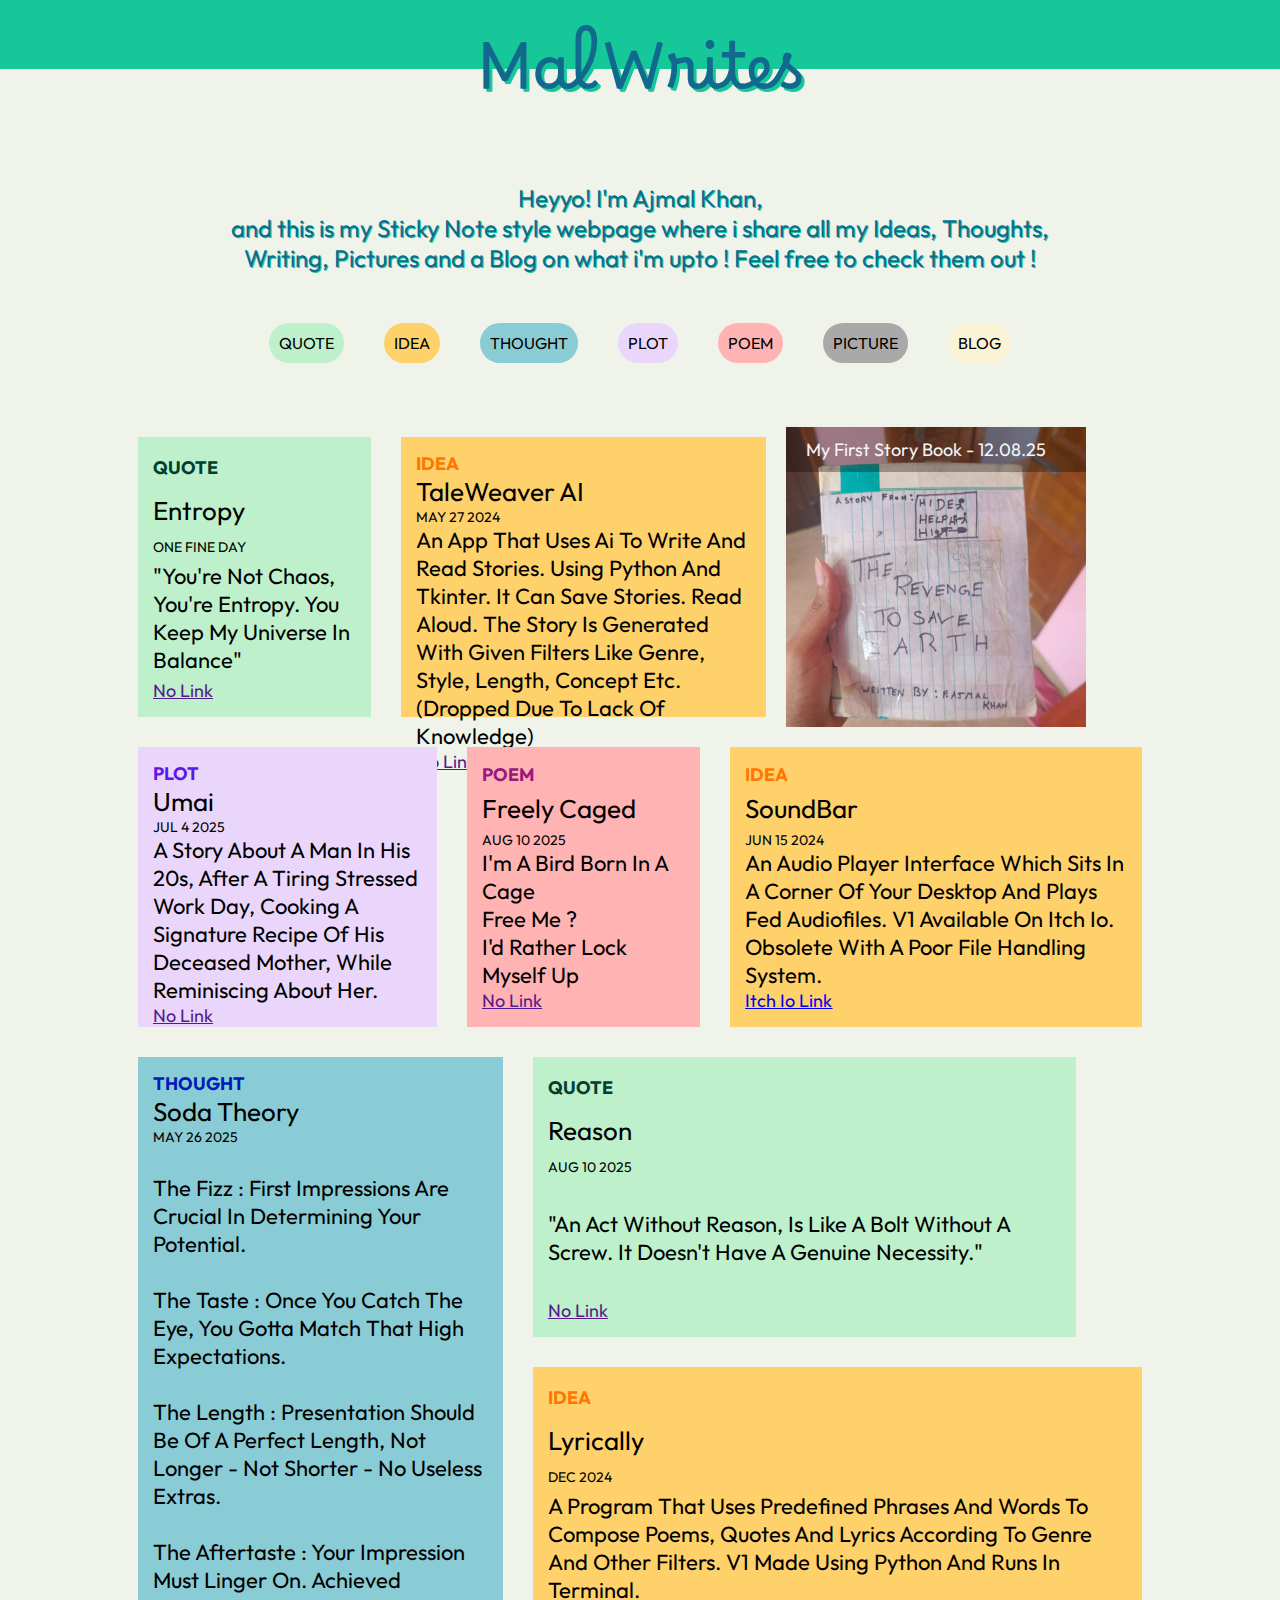
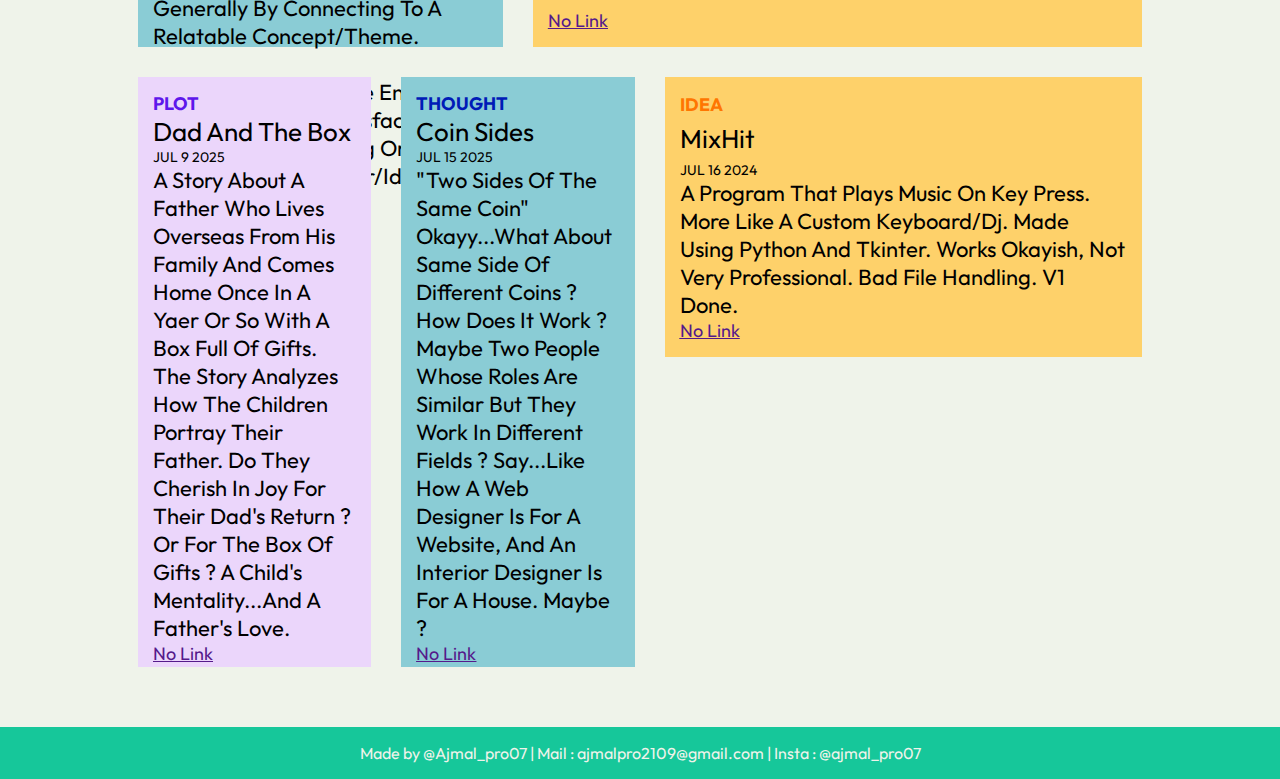
<file: index.html>
<!DOCTYPE html>
<html lang="en">
<head>
    <meta charset="UTF-8">
    <meta name="viewport" content="width=\, initial-scale=1.0">
    <title>MalWrites - Home</title>

    <link rel="stylesheet" href="./index.css">

    <link rel="preconnect" href="https://fonts.googleapis.com">
    <link rel="preconnect" href="https://fonts.gstatic.com" crossorigin>
    <link href="https://fonts.googleapis.com/css2?family=Borel&family=Outfit:wght@100..900&display=swap" rel="stylesheet">

</head>
<body style="background-color: #eff3ea;">

    <div id="fullbodybox">

        <div id="titlebar">
            <div id="titleiconbar">

            </div>
            <p>MalWrites</p>
        </div>

        <div id="infobar">
            <p>Heyyo! I'm Ajmal Khan,<br> and this is my Sticky Note style webpage where i share all my Ideas, Thoughts,<br> Writing, Pictures and a Blog on what i'm upto ! Feel free to check them out !</p>
        </div>

        <div id="filterbar">
            <div class="filterbtn quote"><a href="./quotes.html"><p>quote</p></a></div>
            <div class="filterbtn idea"><a href="./ideas.html"><p>idea</p></a></div>
            <div class="filterbtn thought"><a href="./thoughts.html"><p>thought</p></a></div>
            <div class="filterbtn plot"><a href="./plots.html"><p>plot</p></a></div>
            <div class="filterbtn poem"><a href="./poems.html"><p>poem</p></a></div>
            <div class="filterbtn picture"><a href="./pictures.html"><p>picture</p></a></div>
            <div class="filterbtn blog"><a href="./blog.html"><p>blog</p></a></div>
        </div>

        <div id="gridholder">
            <div id="powergrid">

                <div class="card quote" style="grid-row: span 1; grid-column: span 4;">
                    <p class="cardtype">quote</p>
                    <p class="cardtitle">entropy</p>
                    <p class="carddate">one fine day</p>
                    <p class="cardbody">"You're not chaos, you're entropy. You keep my universe in balance"</p>
                    <a href=""><p class="cardlink"><u>no link</u></p></a>
                </div>

                <div class="card idea" style="grid-row: span 1; grid-column: span 6;">
                    <p class="cardtype">idea</p>
                    <p class="cardtitle">TaleWeaver AI</p>
                    <p class="carddate">may 27 2024</p>
                    <p class="cardbody">an app that uses ai to write and read stories. using python and tkinter. it can save stories. read aloud. the story is generated with given filters like genre, style, length, concept etc. (dropped due to lack of knowledge)</p>
                    <a href=""><p class="cardlink"><u>no link</u></p></a>
                </div>

                <div class="card plot" style="grid-row: span 1; grid-column: span 5;">
                    <p class="cardtype">plot</p>
                    <p class="cardtitle">umai</p>
                    <p class="carddate">jul 4 2025</p>
                    <p class="cardbody">a story about a man in his 20s, after a tiring stressed work day, cooking a signature recipe of his deceased mother, while reminiscing about her.</p>
                    <a href=""><p class="cardlink"><u>no link</u></p></a>
                </div>

                <div class="card poem" style="grid-row: span 1; grid-column: span 4;">
                    <p class="cardtype">poem</p>
                    <p class="cardtitle">freely caged</p>
                    <p class="carddate">aug 10 2025</p>
                    <p class="cardbody">i'm a bird born in a cage<br> free me ?<br> i'd rather lock myself up<br></p>
                    <a href=""><p class="cardlink"><u>no link</u></p></a>
                </div>

                <div class="card thought" style="grid-row: span 2; grid-column: span 6;">
                    <p class="cardtype">thought</p>
                    <p class="cardtitle">soda theory</p>
                    <p class="carddate">may 26 2025</p>
                    <p class="cardbody"><br>the fizz : first impressions are crucial in determining your potential.<br><br> the taste : once you catch the eye, you gotta match that high expectations.<br><br> the length : presentation should be of a perfect length, not longer - not shorter - no useless extras.<br><br> the aftertaste : your impression must linger on. achieved generally by connecting to a relatable concept/theme.<br><br> the burp : making the ending of the presentation satisfactory, by giving a scenic ending or an interesting cliffhanger/idea.<br><br></p>
                    <a href=""><p class="cardlink"><u>no link</u></p></a>
                </div>

                <div class="picture" style="grid-row: span 1;">
                    <div class="imgpanel"></div>
                    <div class="imgtitle"><p>My First Story Book - 12.08.25</p></div>
                    <img src="./firstbook.jpg">
                </div>

                <div class="card quote" style="grid-row: span 1; grid-column: span 5;">
                    <p class="cardtype">quote</p>
                    <p class="cardtitle">reason</p>
                    <p class="carddate">aug 10 2025</p>
                    <p class="cardbody">"an act without reason, is like a bolt without a screw. it doesn't have a genuine necessity."</p>
                    <a href=""><p class="cardlink"><u>no link</u></p></a>
                </div>

                <div class="card idea" style="grid-row: span 1; grid-column: span 6;">
                    <p class="cardtype">idea</p>
                    <p class="cardtitle">lyrically</p>
                    <p class="carddate">dec 2024</p>
                    <p class="cardbody">a program that uses predefined phrases and words to compose poems, quotes and lyrics according to genre and other filters. v1 made using python and runs in terminal.</p>
                    <a href=""><p class="cardlink"><u>no link</u></p></a>
                </div>

                <div class="card idea" style="grid-row: span 1; grid-column: span 3;">
                    <p class="cardtype">idea</p>
                    <p class="cardtitle">soundBar</p>
                    <p class="carddate">jun 15 2024</p>
                    <p class="cardbody">an audio player interface which sits in a corner of your desktop and plays fed audiofiles. v1 available on itch io. obsolete with a poor file handling system.</p>
                    <a href="https://ajmalpro.itch.io/soundbar"><p class="cardlink"><u>itch io link</u></p></a>
                </div>

                <div class="card plot" style="grid-row: span 2; grid-column: span 4;">
                    <p class="cardtype">plot</p>
                    <p class="cardtitle">dad and the box</p>
                    <p class="carddate">jul 9 2025</p>
                    <p class="cardbody">a story about a father who lives overseas from his family and comes home once in a yaer or so with a box full of gifts. the story analyzes how the children portray their father. do they cherish in joy for their dad's return ? or for the box of gifts ? a child's mentality...and a father's love.</p>
                    <a href=""><p class="cardlink"><u>no link</u></p></a>
                </div>

                <div class="card thought" style="grid-row: span 2; grid-column: span 4;">
                    <p class="cardtype">thought</p>
                    <p class="cardtitle">coin sides</p>
                    <p class="carddate">jul 15 2025</p>
                    <p class="cardbody">"two sides of the same coin" okayy...what about same side of different coins ? how does it work ? maybe two people whose roles are similar but they work in different fields ? say...like how a web designer is for a website, and an interior designer is for a house. maybe ?</p>
                    <a href=""><p class="cardlink"><u>no link</u></p></a>
                </div>

                <div class="card idea" style="grid-row: span 1; grid-column: span 4;">
                    <p class="cardtype">idea</p>
                    <p class="cardtitle">MixHit</p>
                    <p class="carddate">jul 16 2024</p>
                    <p class="cardbody">a program that plays music on key press. more like a custom keyboard/dj. made using python and tkinter. works okayish, not very professional. bad file handling. v1 done.</p>
                    <a href=""><p class="cardlink"><u>no link</u></p></a>
                </div>

            </div>
        </div>

        <div id="footerbar">
            <p>Made by @Ajmal_pro07 | Mail : ajmalpro2109@gmail.com | Insta : @ajmal_pro07</p>
        </div>

    </div>

</body>
</html>
</file>
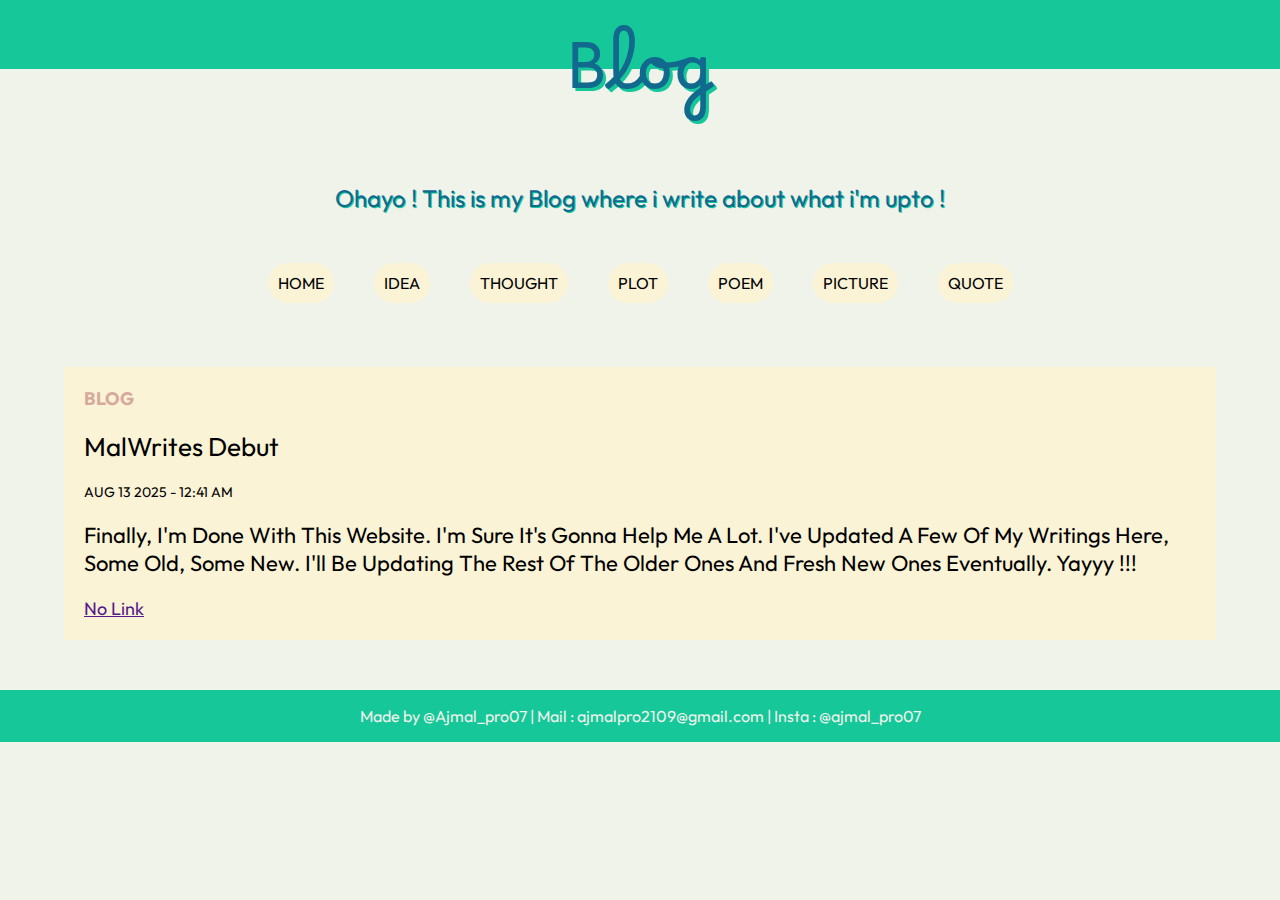
<file: blog.html>
<!DOCTYPE html>
<html lang="en">
<head>
    <meta charset="UTF-8">
    <meta name="viewport" content="width=\, initial-scale=1.0">
    <title>MalWrites - Blog</title>

    <link rel="stylesheet" href="./blog.css">

    <link rel="preconnect" href="https://fonts.googleapis.com">
    <link rel="preconnect" href="https://fonts.gstatic.com" crossorigin>
    <link href="https://fonts.googleapis.com/css2?family=Borel&family=Outfit:wght@100..900&display=swap" rel="stylesheet">

</head>
<body style="background-color: #eff3ea;">

    <div id="fullbodybox">

        <div id="titlebar">
            <div id="titleiconbar">

            </div>
            <p>Blog</p>
        </div>

        <div id="infobar">
            <p>Ohayo ! This is my Blog where i write about what i'm upto !</p>
        </div>

        <div id="filterbar">
            <div class="filterbtn"><a href="./index.html"><p>home</p></a></div>
            <div class="filterbtn"><a href="./ideas.html"><p>idea</p></a></div>
            <div class="filterbtn"><a href="./thoughts.html"><p>thought</p></a></div>
            <div class="filterbtn"><a href="./plots.html"><p>plot</p></a></div>
            <div class="filterbtn"><a href="./poems.html"><p>poem</p></a></div>
            <div class="filterbtn"><a href="./pictures.html"><p>picture</p></a></div>
            <div class="filterbtn"><a href="./quotes.html"><p>quote</p></a></div>
        </div>

        <div id="gridholder">
            <div id="powergrid">

                <div class="card" style="grid-row: span 2; grid-column: span 4;">
                    <p class="cardtype">blog</p>
                    <p class="cardtitle">MalWrites debut</p>
                    <p class="carddate">aug 13 2025 - 12:41 AM</p>
                    <p class="cardbody">finally, i'm done with this website. i'm sure it's gonna help me a lot. i've updated a few of my writings here, some old, some new. i'll be updating the rest of the older ones and fresh new ones eventually. yayyy !!!</p>
                    <a href=""><p class="cardlink"><u>no link</u></p></a>
                </div>

            </div>
        </div>

        <div id="footerbar">
            <p>Made by @Ajmal_pro07 | Mail : ajmalpro2109@gmail.com | Insta : @ajmal_pro07</p>
        </div>

    </div>

</body>

</html>
</file>
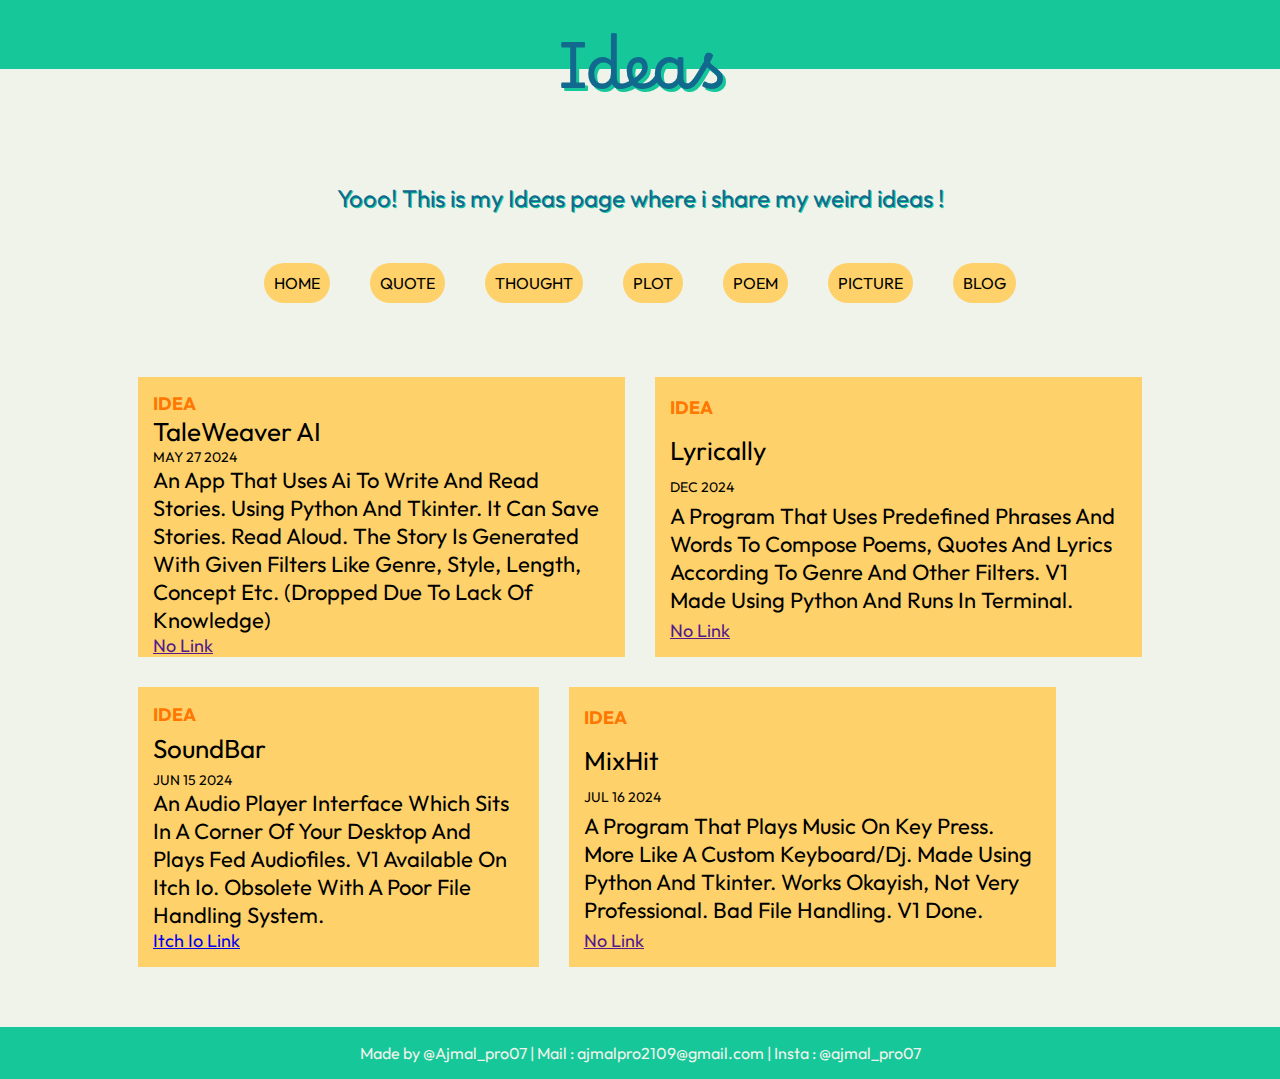
<file: ideas.html>
<!DOCTYPE html>
<html lang="en">
<head>
    <meta charset="UTF-8">
    <meta name="viewport" content="width=\, initial-scale=1.0">
    <title>MalWrites - Ideas</title>

    <link rel="stylesheet" href="./ideas.css">

    <link rel="preconnect" href="https://fonts.googleapis.com">
    <link rel="preconnect" href="https://fonts.gstatic.com" crossorigin>
    <link href="https://fonts.googleapis.com/css2?family=Borel&family=Outfit:wght@100..900&display=swap" rel="stylesheet">

</head>
<body style="background-color: #eff3ea;">

    <div id="fullbodybox">

        <div id="titlebar">
            <div id="titleiconbar">

            </div>
            <p>Ideas</p>
        </div>

        <div id="infobar">
            <p>Yooo! This is my Ideas page where i share my weird ideas !</p>
        </div>

        <div id="filterbar">
            <div class="filterbtn"><a href="./index.html"><p>home</p></a></div>
            <div class="filterbtn"><a href="./quotes.html"><p>quote</p></a></div>
            <div class="filterbtn"><a href="./thoughts.html"><p>thought</p></a></div>
            <div class="filterbtn"><a href="./plots.html"><p>plot</p></a></div>
            <div class="filterbtn"><a href="./poems.html"><p>poem</p></a></div>
            <div class="filterbtn"><a href="./pictures.html"><p>picture</p></a></div>
            <div class="filterbtn"><a href="./blog.html"><p>blog</p></a></div>
        </div>

        <div id="gridholder">
            <div id="powergrid">

                <div class="card" style="grid-row: span 1; grid-column: span 6;">
                    <p class="cardtype">idea</p>
                    <p class="cardtitle">TaleWeaver AI</p>
                    <p class="carddate">may 27 2024</p>
                    <p class="cardbody">an app that uses ai to write and read stories. using python and tkinter. it can save stories. read aloud. the story is generated with given filters like genre, style, length, concept etc. (dropped due to lack of knowledge)</p>
                    <a href=""><p class="cardlink"><u>no link</u></p></a>
                </div>

                <div class="card" style="grid-row: span 1; grid-column: span 6;">
                    <p class="cardtype">idea</p>
                    <p class="cardtitle">lyrically</p>
                    <p class="carddate">dec 2024</p>
                    <p class="cardbody">a program that uses predefined phrases and words to compose poems, quotes and lyrics according to genre and other filters. v1 made using python and runs in terminal.</p>
                    <a href=""><p class="cardlink"><u>no link</u></p></a>
                </div>

                <div class="card" style="grid-row: span 1; grid-column: span 5;">
                    <p class="cardtype">idea</p>
                    <p class="cardtitle">soundBar</p>
                    <p class="carddate">jun 15 2024</p>
                    <p class="cardbody">an audio player interface which sits in a corner of your desktop and plays fed audiofiles. v1 available on itch io. obsolete with a poor file handling system.</p>
                    <a href="https://ajmalpro.itch.io/soundbar"><p class="cardlink"><u>itch io link</u></p></a>
                </div>

                <div class="card" style="grid-row: span 1; grid-column: span 6;">
                    <p class="cardtype">idea</p>
                    <p class="cardtitle">MixHit</p>
                    <p class="carddate">jul 16 2024</p>
                    <p class="cardbody">a program that plays music on key press. more like a custom keyboard/dj. made using python and tkinter. works okayish, not very professional. bad file handling. v1 done.</p>
                    <a href=""><p class="cardlink"><u>no link</u></p></a>
                </div>

            </div>
        </div>

        <div id="footerbar">
            <p>Made by @Ajmal_pro07 | Mail : ajmalpro2109@gmail.com | Insta : @ajmal_pro07</p>
        </div>

    </div>

</body>
</html>
</file>
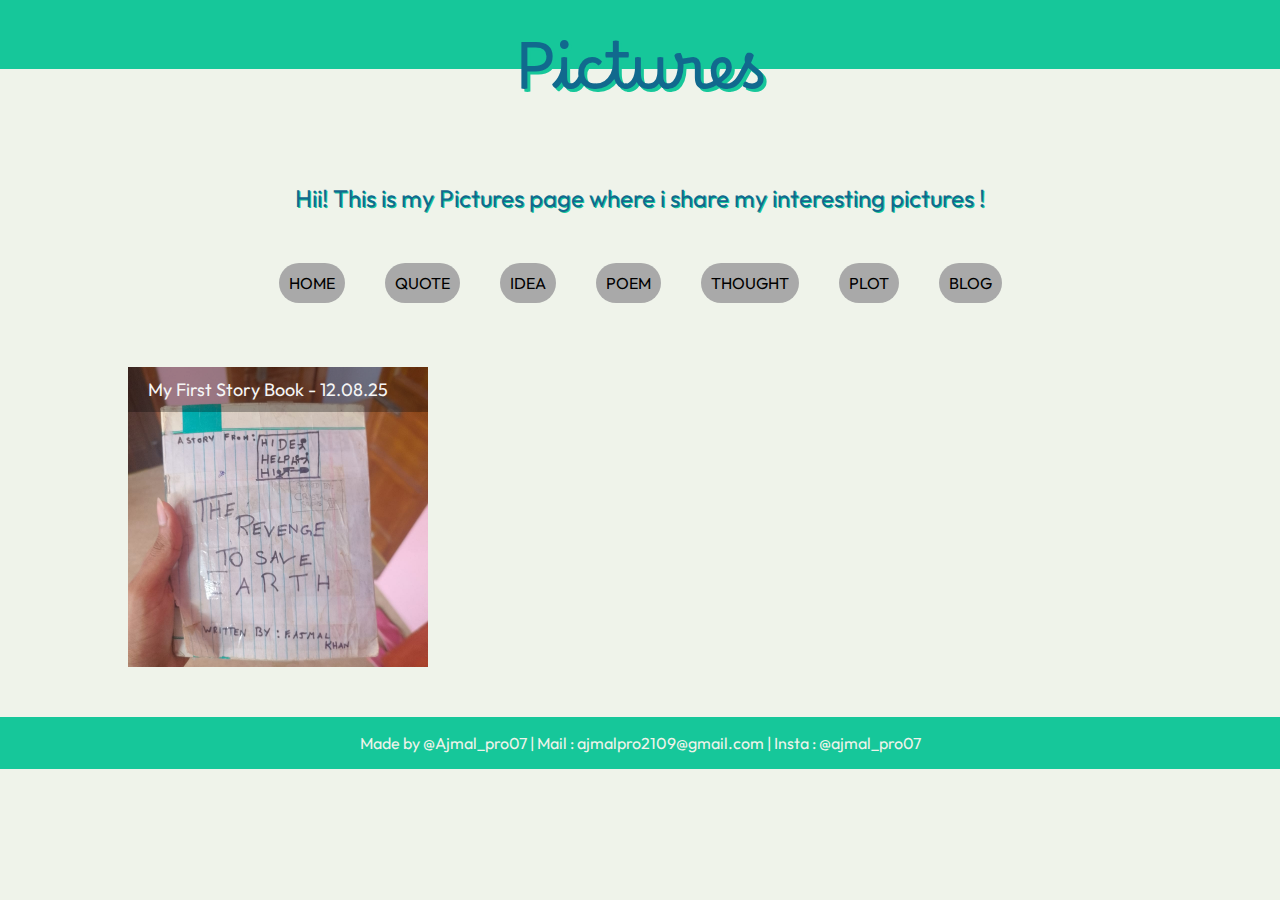
<file: pictures.html>
<!DOCTYPE html>
<html lang="en">
<head>
    <meta charset="UTF-8">
    <meta name="viewport" content="width=\, initial-scale=1.0">
    <title>MalWrites - Pictures</title>

    <link rel="stylesheet" href="./pictures.css">

    <link rel="preconnect" href="https://fonts.googleapis.com">
    <link rel="preconnect" href="https://fonts.gstatic.com" crossorigin>
    <link href="https://fonts.googleapis.com/css2?family=Borel&family=Outfit:wght@100..900&display=swap" rel="stylesheet">

</head>
<body style="background-color: #eff3ea;">

    <div id="fullbodybox">

        <div id="titlebar">
            <div id="titleiconbar">

            </div>
            <p>Pictures</p>
        </div>

        <div id="infobar">
            <p>Hii! This is my Pictures page where i share my interesting pictures !</p>
        </div>

        <div id="filterbar">
            <div class="filterbtn"><a href="./index.html"><p>home</p></a></div>
            <div class="filterbtn"><a href="./quotes.html"><p>quote</p></a></div>
            <div class="filterbtn"><a href="./ideas.html"><p>idea</p></a></div>
            <div class="filterbtn"><a href="./poems.html"><p>poem</p></a></div>
            <div class="filterbtn"><a href="./thoughts.html"><p>thought</p></a></div>
            <div class="filterbtn"><a href="./plots.html"><p>plot</p></a></div>
            <div class="filterbtn"><a href="./blog.html"><p>blog</p></a></div>
        </div>

        <div id="gridholder">
            <div id="powergrid">

                <div class="picture" style="grid-row: span 1;">
                    <div class="imgpanel"></div>
                    <div class="imgtitle"><p>My First Story Book - 12.08.25</p></div>
                    <img src="./firstbook.jpg">
                </div>

            </div>
        </div>

        <div id="footerbar">
            <p>Made by @Ajmal_pro07 | Mail : ajmalpro2109@gmail.com | Insta : @ajmal_pro07</p>
        </div>

    </div>

</body>
</html>
</file>
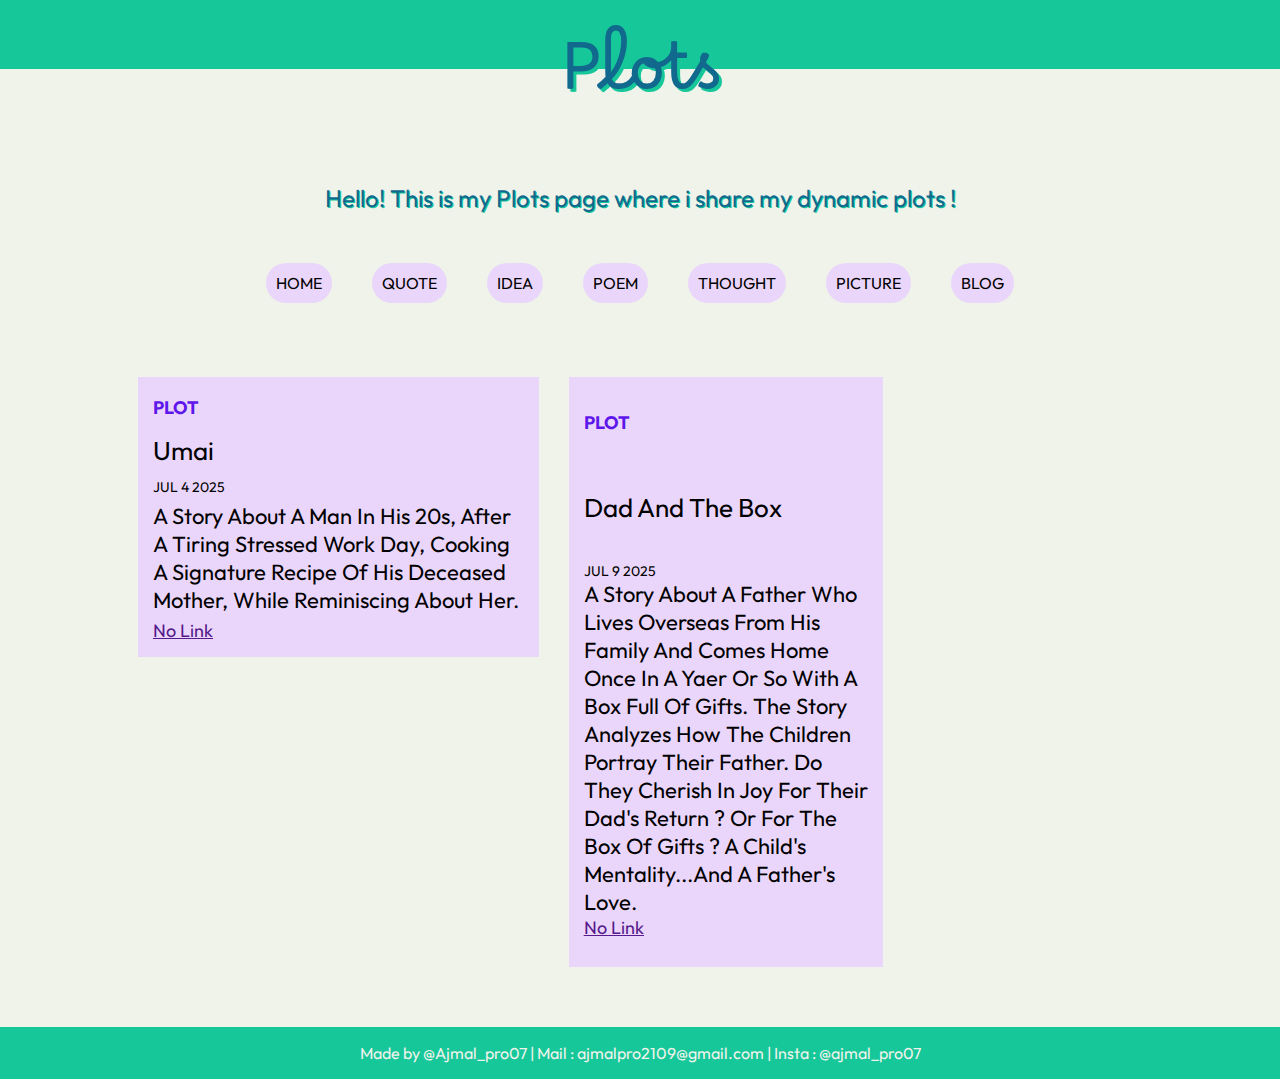
<file: plots.html>
<!DOCTYPE html>
<html lang="en">
<head>
    <meta charset="UTF-8">
    <meta name="viewport" content="width=\, initial-scale=1.0">
    <title>MalWrites - Plots</title>

    <link rel="stylesheet" href="./plots.css">

    <link rel="preconnect" href="https://fonts.googleapis.com">
    <link rel="preconnect" href="https://fonts.gstatic.com" crossorigin>
    <link href="https://fonts.googleapis.com/css2?family=Borel&family=Outfit:wght@100..900&display=swap" rel="stylesheet">

</head>
<body style="background-color: #eff3ea;">

    <div id="fullbodybox">

        <div id="titlebar">
            <div id="titleiconbar">

            </div>
            <p>Plots</p>
        </div>

        <div id="infobar">
            <p>Hello! This is my Plots page where i share my dynamic plots !</p>
        </div>

        <div id="filterbar">
            <div class="filterbtn"><a href="./index.html"><p>home</p></a></div>
            <div class="filterbtn"><a href="./quotes.html"><p>quote</p></a></div>
            <div class="filterbtn"><a href="./ideas.html"><p>idea</p></a></div>
            <div class="filterbtn"><a href="./poems.html"><p>poem</p></a></div>
            <div class="filterbtn"><a href="./thoughts.html"><p>thought</p></a></div>
            <div class="filterbtn"><a href="./pictures.html"><p>picture</p></a></div>
            <div class="filterbtn"><a href="./blog.html"><p>blog</p></a></div>
        </div>

        <div id="gridholder">
            <div id="powergrid">

                <div class="card" style="grid-row: span 1; grid-column: span 5;">
                    <p class="cardtype">plot</p>
                    <p class="cardtitle">umai</p>
                    <p class="carddate">jul 4 2025</p>
                    <p class="cardbody">a story about a man in his 20s, after a tiring stressed work day, cooking a signature recipe of his deceased mother, while reminiscing about her.</p>
                    <a href=""><p class="cardlink"><u>no link</u></p></a>
                </div>

                <div class="card" style="grid-row: span 2; grid-column: span 4;">
                    <p class="cardtype">plot</p>
                    <p class="cardtitle">dad and the box</p>
                    <p class="carddate">jul 9 2025</p>
                    <p class="cardbody">a story about a father who lives overseas from his family and comes home once in a yaer or so with a box full of gifts. the story analyzes how the children portray their father. do they cherish in joy for their dad's return ? or for the box of gifts ? a child's mentality...and a father's love.</p>
                    <a href=""><p class="cardlink"><u>no link</u></p></a>
                </div>

            </div>
        </div>

        <div id="footerbar">
            <p>Made by @Ajmal_pro07 | Mail : ajmalpro2109@gmail.com | Insta : @ajmal_pro07</p>
        </div>

    </div>

</body>
</html>
</file>
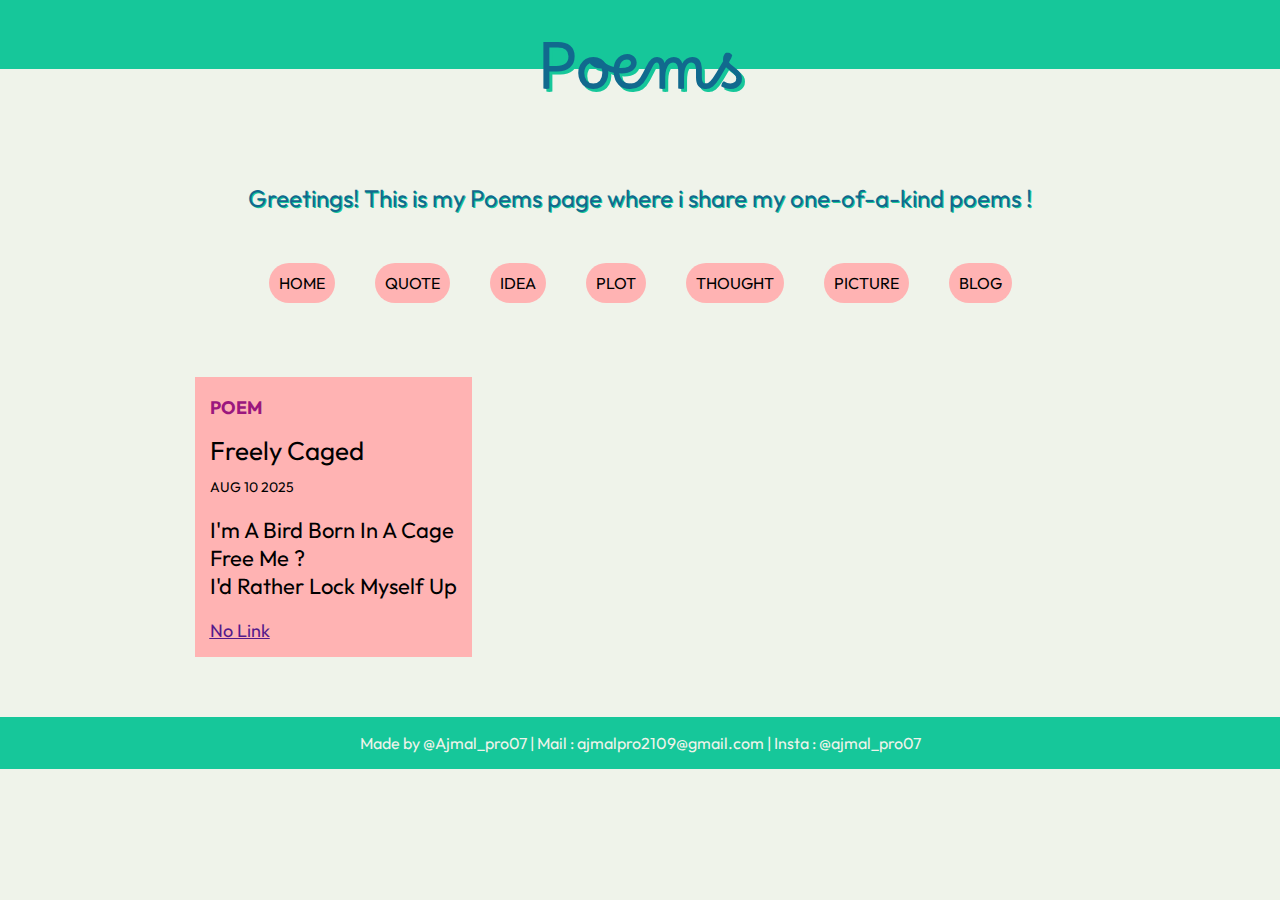
<file: poems.html>
<!DOCTYPE html>
<html lang="en">
<head>
    <meta charset="UTF-8">
    <meta name="viewport" content="width=\, initial-scale=1.0">
    <title>MalWrites - Poems</title>

    <link rel="stylesheet" href="./poems.css">

    <link rel="preconnect" href="https://fonts.googleapis.com">
    <link rel="preconnect" href="https://fonts.gstatic.com" crossorigin>
    <link href="https://fonts.googleapis.com/css2?family=Borel&family=Outfit:wght@100..900&display=swap" rel="stylesheet">

</head>
<body style="background-color: #eff3ea;">

    <div id="fullbodybox">

        <div id="titlebar">
            <div id="titleiconbar">

            </div>
            <p>Poems</p>
        </div>

        <div id="infobar">
            <p>Greetings! This is my Poems page where i share my one-of-a-kind poems !</p>
        </div>

        <div id="filterbar">
            <div class="filterbtn"><a href="./index.html"><p>home</p></a></div>
            <div class="filterbtn"><a href="./quotes.html"><p>quote</p></a></div>
            <div class="filterbtn"><a href="./ideas.html"><p>idea</p></a></div>
            <div class="filterbtn"><a href="./plots.html"><p>plot</p></a></div>
            <div class="filterbtn"><a href="./thoughts.html"><p>thought</p></a></div>
            <div class="filterbtn"><a href="./pictures.html"><p>picture</p></a></div>
            <div class="filterbtn"><a href="./blog.html"><p>blog</p></a></div>
        </div>

        <div id="gridholder">
            <div id="powergrid">

                <div class="card" style="grid-row: span 1; grid-column: span 4;">
                    <p class="cardtype">poem</p>
                    <p class="cardtitle">freely caged</p>
                    <p class="carddate">aug 10 2025</p>
                    <p class="cardbody">i'm a bird born in a cage<br> free me ?<br> i'd rather lock myself up<br></p>
                    <a href=""><p class="cardlink"><u>no link</u></p></a>
                </div>

            </div>
        </div>

        <div id="footerbar">
            <p>Made by @Ajmal_pro07 | Mail : ajmalpro2109@gmail.com | Insta : @ajmal_pro07</p>
        </div>

    </div>

</body>
</html>
</file>
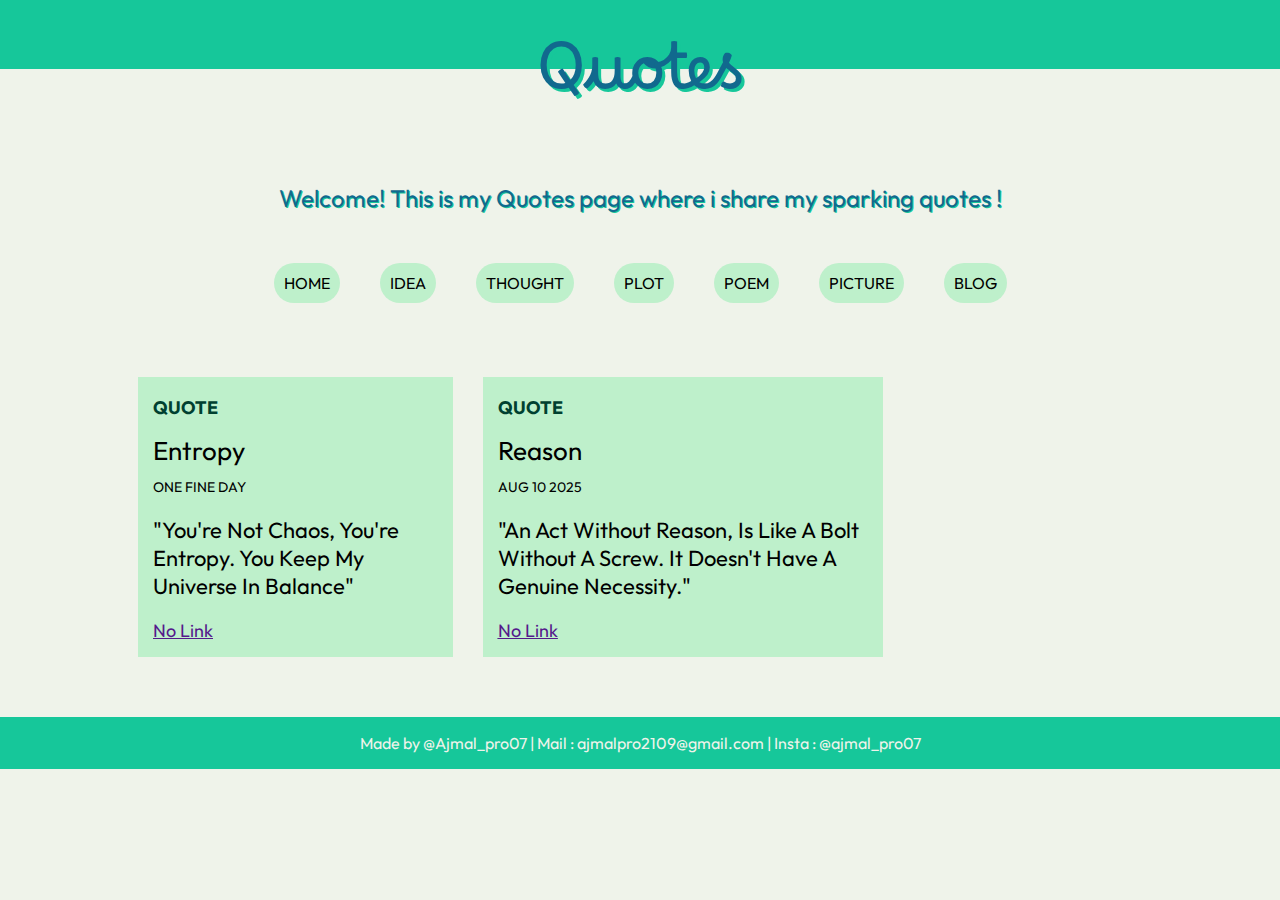
<file: quotes.html>
<!DOCTYPE html>
<html lang="en">
<head>
    <meta charset="UTF-8">
    <meta name="viewport" content="width=\, initial-scale=1.0">
    <title>MalWrites - Quotes</title>

    <link rel="stylesheet" href="./quotes.css">

    <link rel="preconnect" href="https://fonts.googleapis.com">
    <link rel="preconnect" href="https://fonts.gstatic.com" crossorigin>
    <link href="https://fonts.googleapis.com/css2?family=Borel&family=Outfit:wght@100..900&display=swap" rel="stylesheet">

</head>
<body style="background-color: #eff3ea;">

    <div id="fullbodybox">

        <div id="titlebar">
            <div id="titleiconbar">

            </div>
            <p>Quotes</p>
        </div>

        <div id="infobar">
            <p>Welcome! This is my Quotes page where i share my sparking quotes !</p>
        </div>

        <div id="filterbar">
            <div class="filterbtn"><a href="./index.html"><p>home</p></a></div>
            <div class="filterbtn"><a href="./ideas.html"><p>idea</p></a></div>
            <div class="filterbtn"><a href="./thoughts.html"><p>thought</p></a></div>
            <div class="filterbtn"><a href="./plots.html"><p>plot</p></a></div>
            <div class="filterbtn"><a href="./poems.html"><p>poem</p></a></div>
            <div class="filterbtn"><a href="./pictures.html"><p>picture</p></a></div>
            <div class="filterbtn"><a href="./blog.html"><p>blog</p></a></div>
        </div>

        <div id="gridholder">
            <div id="powergrid">

                <div class="card" style="grid-row: span 1; grid-column: span 4;">
                    <p class="cardtype">quote</p>
                    <p class="cardtitle">entropy</p>
                    <p class="carddate">one fine day</p>
                    <p class="cardbody">"You're not chaos, you're entropy. You keep my universe in balance"</p>
                    <a href=""><p class="cardlink"><u>no link</u></p></a>
                </div>

                <div class="card" style="grid-row: span 1; grid-column: span 5;">
                    <p class="cardtype">quote</p>
                    <p class="cardtitle">reason</p>
                    <p class="carddate">aug 10 2025</p>
                    <p class="cardbody">"an act without reason, is like a bolt without a screw. it doesn't have a genuine necessity."</p>
                    <a href=""><p class="cardlink"><u>no link</u></p></a>
                </div>

            </div>
        </div>

        <div id="footerbar">
            <p>Made by @Ajmal_pro07 | Mail : ajmalpro2109@gmail.com | Insta : @ajmal_pro07</p>
        </div>

    </div>

</body>
</html>
</file>
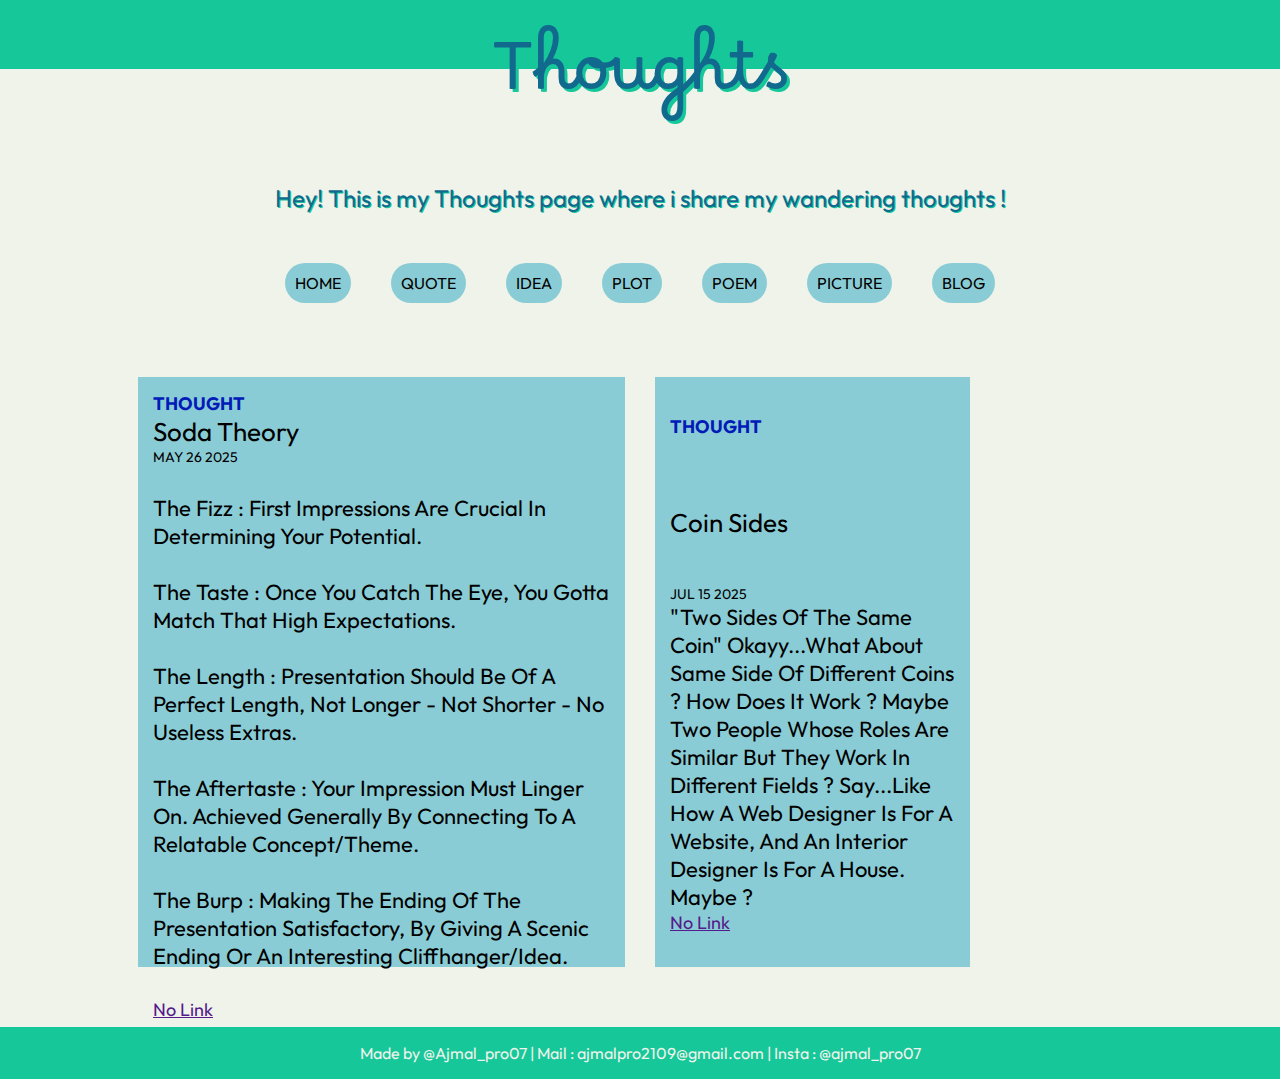
<file: thoughts.html>
<!DOCTYPE html>
<html lang="en">
<head>
    <meta charset="UTF-8">
    <meta name="viewport" content="width=\, initial-scale=1.0">
    <title>MalWrites - Thoughts</title>

    <link rel="stylesheet" href="./thoughts.css">

    <link rel="preconnect" href="https://fonts.googleapis.com">
    <link rel="preconnect" href="https://fonts.gstatic.com" crossorigin>
    <link href="https://fonts.googleapis.com/css2?family=Borel&family=Outfit:wght@100..900&display=swap" rel="stylesheet">

</head>
<body style="background-color: #eff3ea;">

    <div id="fullbodybox">

        <div id="titlebar">
            <div id="titleiconbar">

            </div>
            <p>Thoughts</p>
        </div>

        <div id="infobar">
            <p>Hey! This is my Thoughts page where i share my wandering thoughts !</p>
        </div>

        <div id="filterbar">
            <div class="filterbtn"><a href="./index.html"><p>home</p></a></div>
            <div class="filterbtn"><a href="./quotes.html"><p>quote</p></a></div>
            <div class="filterbtn"><a href="./ideas.html"><p>idea</p></a></div>
            <div class="filterbtn"><a href="./plots.html"><p>plot</p></a></div>
            <div class="filterbtn"><a href="./poems.html"><p>poem</p></a></div>
            <div class="filterbtn"><a href="./pictures.html"><p>picture</p></a></div>
            <div class="filterbtn"><a href="./blog.html"><p>blog</p></a></div>
        </div>

        <div id="gridholder">
            <div id="powergrid">

                <div class="card" style="grid-row: span 2; grid-column: span 6;">
                    <p class="cardtype">thought</p>
                    <p class="cardtitle">soda theory</p>
                    <p class="carddate">may 26 2025</p>
                    <p class="cardbody"><br>the fizz : first impressions are crucial in determining your potential.<br><br> the taste : once you catch the eye, you gotta match that high expectations.<br><br> the length : presentation should be of a perfect length, not longer - not shorter - no useless extras.<br><br> the aftertaste : your impression must linger on. achieved generally by connecting to a relatable concept/theme.<br><br> the burp : making the ending of the presentation satisfactory, by giving a scenic ending or an interesting cliffhanger/idea.<br><br></p>
                    <a href=""><p class="cardlink"><u>no link</u></p></a>
                </div>

                <div class="card" style="grid-row: span 2; grid-column: span 4;">
                    <p class="cardtype">thought</p>
                    <p class="cardtitle">coin sides</p>
                    <p class="carddate">jul 15 2025</p>
                    <p class="cardbody">"two sides of the same coin" okayy...what about same side of different coins ? how does it work ? maybe two people whose roles are similar but they work in different fields ? say...like how a web designer is for a website, and an interior designer is for a house. maybe ?</p>
                    <a href=""><p class="cardlink"><u>no link</u></p></a>
                </div>

            </div>
        </div>

        <div id="footerbar">
            <p>Made by @Ajmal_pro07 | Mail : ajmalpro2109@gmail.com | Insta : @ajmal_pro07</p>
        </div>

    </div>

</body>
</html>
</file>
<file: index.css>
#fullbodybox{
    position: absolute;
    width: 100%;
    padding: 0px;
    height: 100%;
    top: 0;
    left: 0;
    right: 0;
    bottom: 0;
}

#titlebar{
    width: 100%;
    position: relative;
    display: flex;
    justify-content: center;
    align-items: center;
}
#titleiconbar{
    position: absolute;
    top: 0;
    left: 0;
    right: 0;
    z-index: -1;
    width: 100%;
    background-color: #16c79a;
    height: 45%;
}
#titlebar > p{
    padding: 0px;
    margin: 0px;
    margin-top: 25px;
    border: 0px;
    font-size: 64px;
    color: #11698e;
    font-family: 'borel';
    text-align: center;
    text-shadow: 3px 3px 0px #16c79a;
}

#infobar{
    position: relative;
    width: 100%;
    padding-top: 30px;
    padding-bottom: 50px;
    display: flex;
    justify-content: center;
    align-items: center;
}
#infobar > p{
    padding: 0px;
    margin: 0px;
    border: 0px;
    font-size: 24px;
    color: #11698e;
    font-family: 'outfit';
    text-align: center;
    text-shadow: 1px 1px 0px #16c79a;
}

#gridholder{
    position: relative;
    width: 100%;
    display: flex;
    justify-content: center;
    align-items: center;
    padding-top: 5%;
}
#powergrid{
    display: grid;
    grid-template-columns: repeat(12,1fr);
    grid-auto-rows: 300px;
    grid-auto-flow: row dense;
    gap: 10px;
    margin-left: 10%;
    margin-right: 10%;
}
#powergrid > p{
    background-color: #11698e;
}

.card{
    position: relative;
    background-color: beige;
    width: auto;

    display: grid;
    grid-template-columns: 1fr;
    grid-template-rows: 2.5fr 4.5fr 0.5fr 10fr 1.5fr;

    padding: 15px;
    margin: 10px;
    height: auto;

    text-align: left;
    text-transform: capitalize;

    grid-row: span 1;
    grid-column: span 6;
}
.card p{
    margin: 0px;
    display: flex;
    align-items: center;
    font-family: 'outfit';
}
.cardtype{
    font-size: 18px;
    text-transform:uppercase;
    font-weight: bold;
}
.cardtitle{
    font-size: 26px;
}
.carddate{
    font-size: 14px;
    text-transform: uppercase;
}
.cardbody{
    font-size: 22px;
}
.cardlink{
    font-size: 18px;
}

.thought{
    background-color: #8accd5;
}
.thought .cardtype{
    color: #001bb7;
}

.idea{
    background-color: #fed16a;
}
.idea .cardtype{
    color: #ff7601;
}

.quote{
    background-color: #bef0cb;
}
.quote .cardtype{
    color: #004030;
}

.poem{
    background-color: #ffb3b3;
}
.poem .cardtype{
    color: #9b177e;
}

.plot{
    background-color: #ebd6fb;
}
.plot .cardtype{
    color: #5e17eb;
}

.picture{
    background-color:darkgray;
}

.blog{
    background-color: #fbf3d5;
}
.blog .cardtype{
    color: #d6a99d;
}

.card:hover{
    animation-name: pop;
    animation-duration: 0.3s;
    animation-timing-function: ease-in-out;
    animation-fill-mode: forwards;
}

.picture{
    height: 100%;
    position: relative;
    margin: 0px;
    width: fit-content;
}
.picture img{
    height: 100%;
    aspect-ratio: 1/1;
    object-fit: cover;
}
.imgpanel{
    position: absolute;
    height: 15%;
    width: 100%;
    background-color: black;
    opacity: 30%;
}
.imgtitle{
    position: absolute;
    height: 15%;
    width: 100%;
    display: flex;
    justify-content: left;
    align-items: center;
    color: whitesmoke;
    padding-left: 20px;
    font-family: 'outfit';
    font-size: 18px;
    text-transform: capitalize;
}

@keyframes pop {
  from {margin: 10px;}
  to {margin: 0px;}
}

#footerbar{
    position: relative;
    width: 100%;
    background-color: #16c79a;
    display: flex;
    justify-content: center;
    align-items: center;
    font-size: 16px;
    color:#eff3ea;
    margin-top: 50px;
    font-family: 'outfit';
    text-align: center;
}

#filterbar{
    width: 100%;
    display: flex;
    flex-wrap: wrap;
    padding: 0px;
    gap: 40px;
    align-items: center;
    justify-content: center;
    text-align: center;
}
#filterbar p{
    padding: 0px;
    margin: 0px;
}
#filterbar a{
    text-decoration: none;
    color: black;
}
.filterbtn{
    text-transform: uppercase;
    font-family: 'outfit';
    font-size: 16px;
    border-radius: 25px;
    padding: 10px;
    color: black;
    max-width: fit-content;
}

@media (max-width:1100px){
    #powergrid{
        display: flex;
        flex-direction: column;
        justify-content: center;
        align-items: center;
        gap: 10px;
        width: 80%;
    }
    .picture{
        width: 80%;
        position: relative;
        margin: 0px;
        height: fit-content;
    }
    .picture img{
        width: 100%;
        aspect-ratio: 1/1;
        object-fit: cover;
    }
    #titlebar > p{
        font-size: 40px;
        text-shadow: 2px 2px 0px #16c79a;
    }
    #titleiconbar{
        height: 50%;
    }
    #infobar > p{
        margin: 20px;
        font-size: 20px;
    }
    .card{
        display: flex;
        flex-direction: column;
        gap: 20px;
    }
    .imgtitle{
        font-size: 14px;
        text-transform: capitalize;
    }
    #footerbar{
        font-size: 14px;
    }
}
</file>
<file: blog.css>
#fullbodybox{
    position: absolute;
    width: 100%;
    padding: 0px;
    height: 100%;
    top: 0;
    left: 0;
    right: 0;
    bottom: 0;
}

#titlebar{
    width: 100%;
    position: relative;
    display: flex;
    justify-content: center;
    align-items: center;
}
#titleiconbar{
    position: absolute;
    top: 0;
    left: 0;
    right: 0;
    z-index: -1;
    width: 100%;
    background-color: #16c79a;
    height: 45%;
}
#titlebar > p{
    padding: 0px;
    margin: 0px;
    margin-top: 25px;
    border: 0px;
    font-size: 64px;
    color: #11698e;
    font-family: 'borel';
    text-align: center;
    text-shadow: 3px 3px 0px #16c79a;
}

#infobar{
    position: relative;
    width: 100%;
    padding-top: 30px;
    padding-bottom: 50px;
    display: flex;
    justify-content: center;
    align-items: center;
}
#infobar > p{
    padding: 0px;
    margin: 0px;
    border: 0px;
    font-size: 24px;
    color: #11698e;
    font-family: 'outfit';
    text-align: center;
    text-shadow: 1px 1px 0px #16c79a;
}

#gridholder{
    position: relative;
    width: 100%;
    display: flex;
    justify-content: center;
    align-items: center;
    padding-top: 5%;
}
#powergrid{
    display: flex;
    flex-direction: column;
    justify-content: center;
    align-items: center;
    gap: 10px;
    width: 90%;
}
#powergrid > p{
    background-color: #11698e;
}

.card{
    position: relative;
    background-color: #fbf3d5;
    width: auto;

    display: flex;
    flex-direction: column;
    gap: 20px;
    padding: 20px;

    text-transform: capitalize;
}
.card p{
    margin: 0px;
    display: flex;
    align-items: center;
    font-family: 'outfit';
}
.cardtype{
    font-size: 18px;
    text-transform:uppercase;
    font-weight: bold;
    color: #d6a99d;
}
.cardtitle{
    font-size: 26px;
}
.carddate{
    font-size: 14px;
    text-transform: uppercase;
}
.cardbody{
    font-size: 22px;
}
.cardlink{
    font-size: 18px;
}

.card:hover{
    animation-name: pop;
    animation-duration: 0.3s;
    animation-timing-function: ease-in-out;
    animation-fill-mode: forwards;
}

@keyframes pop {
  from {margin: 10px;}
  to {margin: 0px;}
}

#footerbar{
    position: relative;
    width: 100%;
    background-color: #16c79a;
    display: flex;
    justify-content: center;
    align-items: center;
    font-size: 16px;
    color:#eff3ea;
    margin-top: 50px;
    font-family: 'outfit';
    text-align: center;
}

#filterbar{
    width: 100%;
    display: flex;
    padding: 0px;
    gap: 40px;
    align-items: center;
    justify-content: center;
    text-align: center;
    flex-wrap: wrap;
}
#filterbar p{
    padding: 0px;
    margin: 0px;
}
#filterbar a{
    text-decoration: none;
    color: black;
}
.filterbtn{
    text-transform: uppercase;
    font-family: 'outfit';
    font-size: 16px;
    border-radius: 25px;
    padding: 10px;
    color: black;
    background-color: #fbf3d5;
    max-width: fit-content;
}

@media (max-width:1100px){
    #powergrid{
        display: flex;
        flex-direction: column;
        justify-content: center;
        align-items: center;
        gap: 10px;
        width: 80%;
    }
    .picture{
        width: 80%;
        position: relative;
        margin: 0px;
        height: fit-content;
    }
    .picture img{
        width: 100%;
        aspect-ratio: 1/1;
        object-fit: cover;
    }
    #titlebar > p{
        font-size: 40px;
        text-shadow: 2px 2px 0px #16c79a;
    }
    #titleiconbar{
        height: 50%;
    }
    #infobar > p{
        margin: 20px;
        font-size: 20px;
    }
    .card{
        display: flex;
        flex-direction: column;
        gap: 20px;
    }
    .imgtitle{
        font-size: 14px;
        text-transform: capitalize;
    }
    #footerbar{
        font-size: 14px;
    }
}
</file>
<file: ideas.css>
#fullbodybox{
    position: absolute;
    width: 100%;
    padding: 0px;
    height: 100%;
    top: 0;
    left: 0;
    right: 0;
    bottom: 0;
}

#titlebar{
    width: 100%;
    position: relative;
    display: flex;
    justify-content: center;
    align-items: center;
}
#titleiconbar{
    position: absolute;
    top: 0;
    left: 0;
    right: 0;
    z-index: -1;
    width: 100%;
    background-color: #16c79a;
    height: 45%;
}
#titlebar > p{
    padding: 0px;
    margin: 0px;
    margin-top: 25px;
    border: 0px;
    font-size: 64px;
    color: #11698e;
    font-family: 'borel';
    text-align: center;
    text-shadow: 3px 3px 0px #16c79a;
}

#infobar{
    position: relative;
    width: 100%;
    padding-top: 30px;
    padding-bottom: 50px;
    display: flex;
    justify-content: center;
    align-items: center;
}
#infobar > p{
    padding: 0px;
    margin: 0px;
    border: 0px;
    font-size: 24px;
    color: #11698e;
    font-family: 'outfit';
    text-align: center;
    text-shadow: 1px 1px 0px #16c79a;
}

#gridholder{
    position: relative;
    width: 100%;
    display: flex;
    justify-content: center;
    align-items: center;
    padding-top: 5%;
}
#powergrid{
    display: grid;
    grid-template-columns: repeat(12,1fr);
    grid-auto-rows: 300px;
    grid-auto-flow: row dense;
    gap: 10px;
    margin-left: 10%;
    margin-right: 10%;
}
#powergrid > p{
    background-color: #11698e;
}

.card{
    position: relative;
    background-color: #fed16a;
    width: auto;

    display: grid;
    grid-template-columns: 1fr;
    grid-template-rows: 2.5fr 4.5fr 0.5fr 10fr 1.5fr;

    padding: 15px;
    margin: 10px;
    height: auto;

    text-align: left;
    text-transform: capitalize;

    grid-row: span 1;
    grid-column: span 6;
}
.card p{
    margin: 0px;
    display: flex;
    align-items: center;
    font-family: 'outfit';
}
.cardtype{
    font-size: 18px;
    text-transform:uppercase;
    font-weight: bold;
    color: #ff7601;
}
.cardtitle{
    font-size: 26px;
}
.carddate{
    font-size: 14px;
    text-transform: uppercase;
}
.cardbody{
    font-size: 22px;
}
.cardlink{
    font-size: 18px;
}

.card:hover{
    animation-name: pop;
    animation-duration: 0.3s;
    animation-timing-function: ease-in-out;
    animation-fill-mode: forwards;
}

@keyframes pop {
  from {margin: 10px;}
  to {margin: 0px;}
}

#footerbar{
    position: relative;
    width: 100%;
    background-color: #16c79a;
    display: flex;
    justify-content: center;
    align-items: center;
    font-size: 16px;
    color:#eff3ea;
    margin-top: 50px;
    font-family: 'outfit';
    text-align: center;
}

#filterbar{
    width: 100%;
    display: flex;
    padding: 0px;
    gap: 40px;
    align-items: center;
    justify-content: center;
    text-align: center;
    flex-wrap: wrap;
}
#filterbar p{
    padding: 0px;
    margin: 0px;
}
#filterbar a{
    text-decoration: none;
    color: black;
}
.filterbtn{
    text-transform: uppercase;
    font-family: 'outfit';
    font-size: 16px;
    border-radius: 25px;
    padding: 10px;
    color: black;
    background-color: #fed16a;
    max-width: fit-content;
}

@media (max-width:1100px){
    #powergrid{
        display: flex;
        flex-direction: column;
        justify-content: center;
        align-items: center;
        gap: 10px;
        width: 80%;
    }
    .picture{
        width: 80%;
        position: relative;
        margin: 0px;
        height: fit-content;
    }
    .picture img{
        width: 100%;
        aspect-ratio: 1/1;
        object-fit: cover;
    }
    #titlebar > p{
        font-size: 40px;
        text-shadow: 2px 2px 0px #16c79a;
    }
    #titleiconbar{
        height: 50%;
    }
    #infobar > p{
        margin: 20px;
        font-size: 20px;
    }
    .card{
        display: flex;
        flex-direction: column;
        gap: 20px;
    }
    .imgtitle{
        font-size: 14px;
        text-transform: capitalize;
    }
    #footerbar{
        font-size: 14px;
    }
}
</file>
<file: pictures.css>
#fullbodybox{
    position: absolute;
    width: 100%;
    padding: 0px;
    height: 100%;
    top: 0;
    left: 0;
    right: 0;
    bottom: 0;
}

#titlebar{
    width: 100%;
    position: relative;
    display: flex;
    justify-content: center;
    align-items: center;
}
#titleiconbar{
    position: absolute;
    top: 0;
    left: 0;
    right: 0;
    z-index: -1;
    width: 100%;
    background-color: #16c79a;
    height: 45%;
}
#titlebar > p{
    padding: 0px;
    margin: 0px;
    margin-top: 25px;
    border: 0px;
    font-size: 64px;
    color: #11698e;
    font-family: 'borel';
    text-align: center;
    text-shadow: 3px 3px 0px #16c79a;
}

#infobar{
    position: relative;
    width: 100%;
    padding-top: 30px;
    padding-bottom: 50px;
    display: flex;
    justify-content: center;
    align-items: center;
}
#infobar > p{
    padding: 0px;
    margin: 0px;
    border: 0px;
    font-size: 24px;
    color: #11698e;
    font-family: 'outfit';
    text-align: center;
    text-shadow: 1px 1px 0px #16c79a;
}

#gridholder{
    position: relative;
    width: 100%;
    display: flex;
    justify-content: center;
    align-items: center;
    padding-top: 5%;
}
#powergrid{
    display: grid;
    grid-template-columns: repeat(12,1fr);
    grid-auto-rows: 300px;
    grid-auto-flow: row dense;
    gap: 10px;
    margin-left: 10%;
    margin-right: 10%;
}
#powergrid > p{
    background-color: #11698e;
}

.picture{
    height: 100%;
    position: relative;
    margin: 0px;
    width: fit-content;
}
.picture img{
    height: 100%;
    aspect-ratio: 1/1;
    object-fit: cover;
}
.imgpanel{
    position: absolute;
    height: 15%;
    width: 100%;
    background-color: black;
    opacity: 30%;
}
.imgtitle{
    position: absolute;
    height: 15%;
    width: 100%;
    display: flex;
    justify-content: left;
    align-items: center;
    color: whitesmoke;
    padding-left: 20px;
    font-family: 'outfit';
    font-size: 18px;
    text-transform: capitalize;
}

@keyframes pop {
  from {margin: 10px;}
  to {margin: 0px;}
}

#footerbar{
    position: relative;
    width: 100%;
    background-color: #16c79a;
    display: flex;
    justify-content: center;
    align-items: center;
    font-size: 16px;
    color:#eff3ea;
    margin-top: 50px;
    font-family: 'outfit';
}

#filterbar{
    width: 100%;
    display: flex;
    flex-wrap: wrap;
    padding: 0px;
    gap: 40px;
    align-items: center;
    justify-content: center;
    text-align: center;
}
#filterbar p{
    padding: 0px;
    margin: 0px;
}
#filterbar a{
    text-decoration: none;
    color: black;
}
.filterbtn{
    text-transform: uppercase;
    font-family: 'outfit';
    font-size: 16px;
    border-radius: 25px;
    padding: 10px;
    color: black;
    max-width: fit-content;
    background-color: darkgray;
}

@media (max-width:1100px){
    #powergrid{
        display: flex;
        flex-direction: column;
        justify-content: center;
        align-items: center;
        gap: 10px;
        width: 80%;
    }
    .picture{
        width: 80%;
        position: relative;
        margin: 0px;
        height: fit-content;
    }
    .picture img{
        width: 100%;
        aspect-ratio: 1/1;
        object-fit: cover;
    }
}
</file>
<file: plots.css>
#fullbodybox{
    position: absolute;
    width: 100%;
    padding: 0px;
    height: 100%;
    top: 0;
    left: 0;
    right: 0;
    bottom: 0;
}

#titlebar{
    width: 100%;
    position: relative;
    display: flex;
    justify-content: center;
    align-items: center;
}
#titleiconbar{
    position: absolute;
    top: 0;
    left: 0;
    right: 0;
    z-index: -1;
    width: 100%;
    background-color: #16c79a;
    height: 45%;
}
#titlebar > p{
    padding: 0px;
    margin: 0px;
    margin-top: 25px;
    border: 0px;
    font-size: 64px;
    color: #11698e;
    font-family: 'borel';
    text-align: center;
    text-shadow: 3px 3px 0px #16c79a;
}

#infobar{
    position: relative;
    width: 100%;
    padding-top: 30px;
    padding-bottom: 50px;
    display: flex;
    justify-content: center;
    align-items: center;
}
#infobar > p{
    padding: 0px;
    margin: 0px;
    border: 0px;
    font-size: 24px;
    color: #11698e;
    font-family: 'outfit';
    text-align: center;
    text-shadow: 1px 1px 0px #16c79a;
}

#gridholder{
    position: relative;
    width: 100%;
    display: flex;
    justify-content: center;
    align-items: center;
    padding-top: 5%;
}
#powergrid{
    display: grid;
    grid-template-columns: repeat(12,1fr);
    grid-auto-rows: 300px;
    grid-auto-flow: row dense;
    gap: 10px;
    margin-left: 10%;
    margin-right: 10%;
}
#powergrid > p{
    background-color: #11698e;
}

.card{
    position: relative;
    background-color: #ebd6fb;
    width: auto;

    display: grid;
    grid-template-columns: 1fr;
    grid-template-rows: 2.5fr 4.5fr 0.5fr 10fr 1.5fr;

    padding: 15px;
    margin: 10px;
    height: auto;

    text-align: left;
    text-transform: capitalize;

    grid-row: span 1;
    grid-column: span 6;
}
.card p{
    margin: 0px;
    display: flex;
    align-items: center;
    font-family: 'outfit';
}
.cardtype{
    font-size: 18px;
    text-transform:uppercase;
    font-weight: bold;
    color: #5e17eb;
}
.cardtitle{
    font-size: 26px;
}
.carddate{
    font-size: 14px;
    text-transform: uppercase;
}
.cardbody{
    font-size: 22px;
}
.cardlink{
    font-size: 18px;
}

.card:hover{
    animation-name: pop;
    animation-duration: 0.3s;
    animation-timing-function: ease-in-out;
    animation-fill-mode: forwards;
}

@keyframes pop {
  from {margin: 10px;}
  to {margin: 0px;}
}

#footerbar{
    position: relative;
    width: 100%;
    background-color: #16c79a;
    display: flex;
    justify-content: center;
    align-items: center;
    font-size: 16px;
    color:#eff3ea;
    margin-top: 50px;
    font-family: 'outfit';
}

#filterbar{
    width: 100%;
    display: flex;
    padding: 0px;
    gap: 40px;
    align-items: center;
    justify-content: center;
    text-align: center;
    flex-wrap: wrap;
}
#filterbar p{
    padding: 0px;
    margin: 0px;
}
#filterbar a{
    text-decoration: none;
    color: black;
}
.filterbtn{
    text-transform: uppercase;
    font-family: 'outfit';
    font-size: 16px;
    border-radius: 25px;
    padding: 10px;
    color: black;
    background-color: #ebd6fb;
    max-width: fit-content;
}

@media (max-width:1100px){
    #powergrid{
        display: flex;
        flex-direction: column;
        justify-content: center;
        align-items: center;
        gap: 10px;
        width: 80%;
    }
}
</file>
<file: poems.css>
#fullbodybox{
    position: absolute;
    width: 100%;
    padding: 0px;
    height: 100%;
    top: 0;
    left: 0;
    right: 0;
    bottom: 0;
}

#titlebar{
    width: 100%;
    position: relative;
    display: flex;
    justify-content: center;
    align-items: center;
}
#titleiconbar{
    position: absolute;
    top: 0;
    left: 0;
    right: 0;
    z-index: -1;
    width: 100%;
    background-color: #16c79a;
    height: 45%;
}
#titlebar > p{
    padding: 0px;
    margin: 0px;
    margin-top: 25px;
    border: 0px;
    font-size: 64px;
    color: #11698e;
    font-family: 'borel';
    text-align: center;
    text-shadow: 3px 3px 0px #16c79a;
}

#infobar{
    position: relative;
    width: 100%;
    padding-top: 30px;
    padding-bottom: 50px;
    display: flex;
    justify-content: center;
    align-items: center;
}
#infobar > p{
    padding: 0px;
    margin: 0px;
    border: 0px;
    font-size: 24px;
    color: #11698e;
    font-family: 'outfit';
    text-align: center;
    text-shadow: 1px 1px 0px #16c79a;
}

#gridholder{
    position: relative;
    width: 100%;
    display: flex;
    justify-content: center;
    align-items: center;
    padding-top: 5%;
}
#powergrid{
    display: grid;
    grid-template-columns: repeat(12,1fr);
    grid-auto-rows: 300px;
    grid-auto-flow: row dense;
    gap: 10px;
    margin-left: 10%;
    margin-right: 10%;
}
#powergrid > p{
    background-color: #11698e;
}

.card{
    position: relative;
    background-color: #ffb3b3;
    width: auto;

    display: grid;
    grid-template-columns: 1fr;
    grid-template-rows: 2.5fr 4.5fr 0.5fr 10fr 1.5fr;

    padding: 15px;
    margin: 10px;
    height: auto;

    text-align: left;
    text-transform: capitalize;

    grid-row: span 1;
    grid-column: span 6;
}
.card p{
    margin: 0px;
    display: flex;
    align-items: center;
    font-family: 'outfit';
}
.cardtype{
    font-size: 18px;
    text-transform:uppercase;
    font-weight: bold;
    color: #9b177e;
}
.cardtitle{
    font-size: 26px;
}
.carddate{
    font-size: 14px;
    text-transform: uppercase;
}
.cardbody{
    font-size: 22px;
}
.cardlink{
    font-size: 18px;
}

.card:hover{
    animation-name: pop;
    animation-duration: 0.3s;
    animation-timing-function: ease-in-out;
    animation-fill-mode: forwards;
}

@keyframes pop {
  from {margin: 10px;}
  to {margin: 0px;}
}

#footerbar{
    position: relative;
    width: 100%;
    background-color: #16c79a;
    display: flex;
    justify-content: center;
    align-items: center;
    font-size: 16px;
    color:#eff3ea;
    margin-top: 50px;
    font-family: 'outfit';
}

#filterbar{
    width: 100%;
    display: flex;
    padding: 0px;
    gap: 40px;
    align-items: center;
    justify-content: center;
    text-align: center;
    flex-wrap: wrap;
}
#filterbar p{
    padding: 0px;
    margin: 0px;
}
#filterbar a{
    text-decoration: none;
    color: black;
}
.filterbtn{
    text-transform: uppercase;
    font-family: 'outfit';
    font-size: 16px;
    border-radius: 25px;
    padding: 10px;
    color: black;
    background-color: #ffb3b3;
    max-width: fit-content;
}

@media (max-width:1100px){
    #powergrid{
        display: flex;
        flex-direction: column;
        justify-content: center;
        align-items: center;
        gap: 10px;
        width: 80%;
    }
}
</file>
<file: quotes.css>
#fullbodybox{
    position: absolute;
    width: 100%;
    padding: 0px;
    height: 100%;
    top: 0;
    left: 0;
    right: 0;
    bottom: 0;
}

#titlebar{
    width: 100%;
    position: relative;
    display: flex;
    justify-content: center;
    align-items: center;
}
#titleiconbar{
    position: absolute;
    top: 0;
    left: 0;
    right: 0;
    z-index: -1;
    width: 100%;
    background-color: #16c79a;
    height: 45%;
}
#titlebar > p{
    padding: 0px;
    margin: 0px;
    margin-top: 25px;
    border: 0px;
    font-size: 64px;
    color: #11698e;
    font-family: 'borel';
    text-align: center;
    text-shadow: 3px 3px 0px #16c79a;
}

#infobar{
    position: relative;
    width: 100%;
    padding-top: 30px;
    padding-bottom: 50px;
    display: flex;
    justify-content: center;
    align-items: center;
}
#infobar > p{
    padding: 0px;
    margin: 0px;
    border: 0px;
    font-size: 24px;
    color: #11698e;
    font-family: 'outfit';
    text-align: center;
    text-shadow: 1px 1px 0px #16c79a;
}

#gridholder{
    position: relative;
    width: 100%;
    display: flex;
    justify-content: center;
    align-items: center;
    padding-top: 5%;
}
#powergrid{
    display: grid;
    grid-template-columns: repeat(12,1fr);
    grid-auto-rows: 300px;
    grid-auto-flow: row dense;
    gap: 10px;
    margin-left: 10%;
    margin-right: 10%;
}
#powergrid > p{
    background-color: #11698e;
}

.card{
    position: relative;
    background-color: #bef0cb;
    width: auto;

    display: grid;
    grid-template-columns: 1fr;
    grid-template-rows: 2.5fr 4.5fr 0.5fr 10fr 1.5fr;

    padding: 15px;
    margin: 10px;
    height: auto;

    text-align: left;
    text-transform: capitalize;

    grid-row: span 1;
    grid-column: span 6;
}
.card p{
    margin: 0px;
    display: flex;
    align-items: center;
    font-family: 'outfit';
}
.cardtype{
    font-size: 18px;
    text-transform:uppercase;
    font-weight: bold;
    color: #004030;
}
.cardtitle{
    font-size: 26px;
}
.carddate{
    font-size: 14px;
    text-transform: uppercase;
}
.cardbody{
    font-size: 22px;
}
.cardlink{
    font-size: 18px;
}

.card:hover{
    animation-name: pop;
    animation-duration: 0.3s;
    animation-timing-function: ease-in-out;
    animation-fill-mode: forwards;
}

@keyframes pop {
  from {margin: 10px;}
  to {margin: 0px;}
}

#footerbar{
    position: relative;
    width: 100%;
    background-color: #16c79a;
    display: flex;
    justify-content: center;
    align-items: center;
    font-size: 16px;
    color:#eff3ea;
    margin-top: 50px;
    font-family: 'outfit';
}

#filterbar{
    width: 100%;
    display: flex;
    padding: 0px;
    gap: 40px;
    align-items: center;
    justify-content: center;
    text-align: center;
    flex-wrap: wrap;
}
#filterbar p{
    padding: 0px;
    margin: 0px;
}
#filterbar a{
    text-decoration: none;
    color: black;
}
.filterbtn{
    text-transform: uppercase;
    font-family: 'outfit';
    font-size: 16px;
    border-radius: 25px;
    padding: 10px;
    color: black;
    background-color: #bef0cb;
    max-width: fit-content;
}

@media (max-width:1100px){
    #powergrid{
        display: flex;
        flex-direction: column;
        justify-content: center;
        align-items: center;
        gap: 10px;
        width: 80%;
    }
}
</file>
<file: thoughts.css>
#fullbodybox{
    position: absolute;
    width: 100%;
    padding: 0px;
    height: 100%;
    top: 0;
    left: 0;
    right: 0;
    bottom: 0;
}

#titlebar{
    width: 100%;
    position: relative;
    display: flex;
    justify-content: center;
    align-items: center;
}
#titleiconbar{
    position: absolute;
    top: 0;
    left: 0;
    right: 0;
    z-index: -1;
    width: 100%;
    background-color: #16c79a;
    height: 45%;
}
#titlebar > p{
    padding: 0px;
    margin: 0px;
    margin-top: 25px;
    border: 0px;
    font-size: 64px;
    color: #11698e;
    font-family: 'borel';
    text-align: center;
    text-shadow: 3px 3px 0px #16c79a;
}

#infobar{
    position: relative;
    width: 100%;
    padding-top: 30px;
    padding-bottom: 50px;
    display: flex;
    justify-content: center;
    align-items: center;
}
#infobar > p{
    padding: 0px;
    margin: 0px;
    border: 0px;
    font-size: 24px;
    color: #11698e;
    font-family: 'outfit';
    text-align: center;
    text-shadow: 1px 1px 0px #16c79a;
}

#gridholder{
    position: relative;
    width: 100%;
    display: flex;
    justify-content: center;
    align-items: center;
    padding-top: 5%;
}
#powergrid{
    display: grid;
    grid-template-columns: repeat(12,1fr);
    grid-auto-rows: 300px;
    grid-auto-flow: row dense;
    gap: 10px;
    margin-left: 10%;
    margin-right: 10%;
}
#powergrid > p{
    background-color: #11698e;
}

.card{
    position: relative;
    background-color: #8accd5;
    width: auto;

    display: grid;
    grid-template-columns: 1fr;
    grid-template-rows: 2.5fr 4.5fr 0.5fr 10fr 1.5fr;

    padding: 15px;
    margin: 10px;
    height: auto;

    text-align: left;
    text-transform: capitalize;

    grid-row: span 1;
    grid-column: span 6;
}
.card p{
    margin: 0px;
    display: flex;
    align-items: center;
    font-family: 'outfit';
}
.cardtype{
    font-size: 18px;
    text-transform:uppercase;
    font-weight: bold;
    color: #001bb7;
}
.cardtitle{
    font-size: 26px;
}
.carddate{
    font-size: 14px;
    text-transform: uppercase;
}
.cardbody{
    font-size: 22px;
}
.cardlink{
    font-size: 18px;
}

.card:hover{
    animation-name: pop;
    animation-duration: 0.3s;
    animation-timing-function: ease-in-out;
    animation-fill-mode: forwards;
}

@keyframes pop {
  from {margin: 10px;}
  to {margin: 0px;}
}

#footerbar{
    position: relative;
    width: 100%;
    background-color: #16c79a;
    display: flex;
    justify-content: center;
    align-items: center;
    font-size: 16px;
    color:#eff3ea;
    margin-top: 50px;
    font-family: 'outfit';
}

#filterbar{
    width: 100%;
    display: flex;
    padding: 0px;
    gap: 40px;
    align-items: center;
    justify-content: center;
    text-align: center;
    flex-wrap: wrap;
}
#filterbar p{
    padding: 0px;
    margin: 0px;
}
#filterbar a{
    text-decoration: none;
    color: black;
}
.filterbtn{
    text-transform: uppercase;
    font-family: 'outfit';
    font-size: 16px;
    border-radius: 25px;
    padding: 10px;
    color: black;
    background-color: #8accd5;
    max-width: fit-content;
}

@media (max-width:1100px){
    #powergrid{
        display: flex;
        flex-direction: column;
        justify-content: center;
        align-items: center;
        gap: 10px;
        width: 80%;
    }
}
</file>
